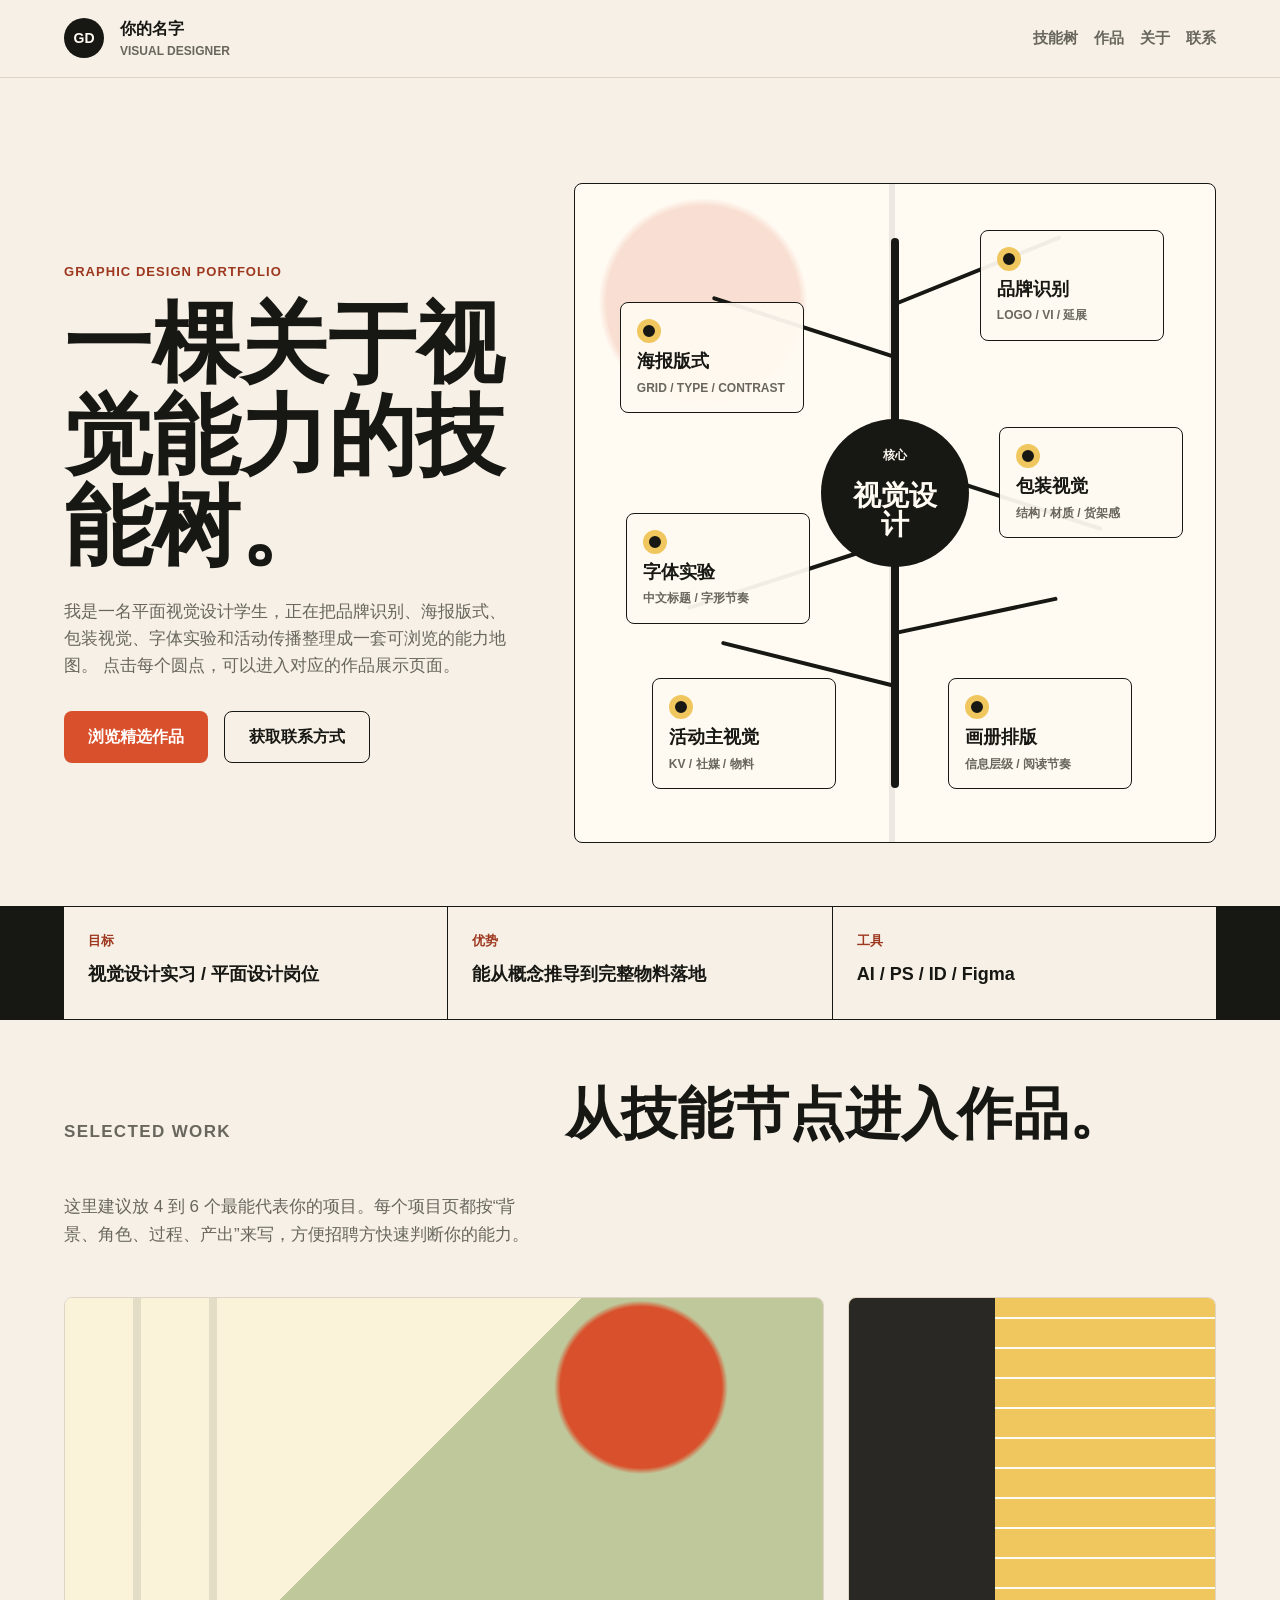
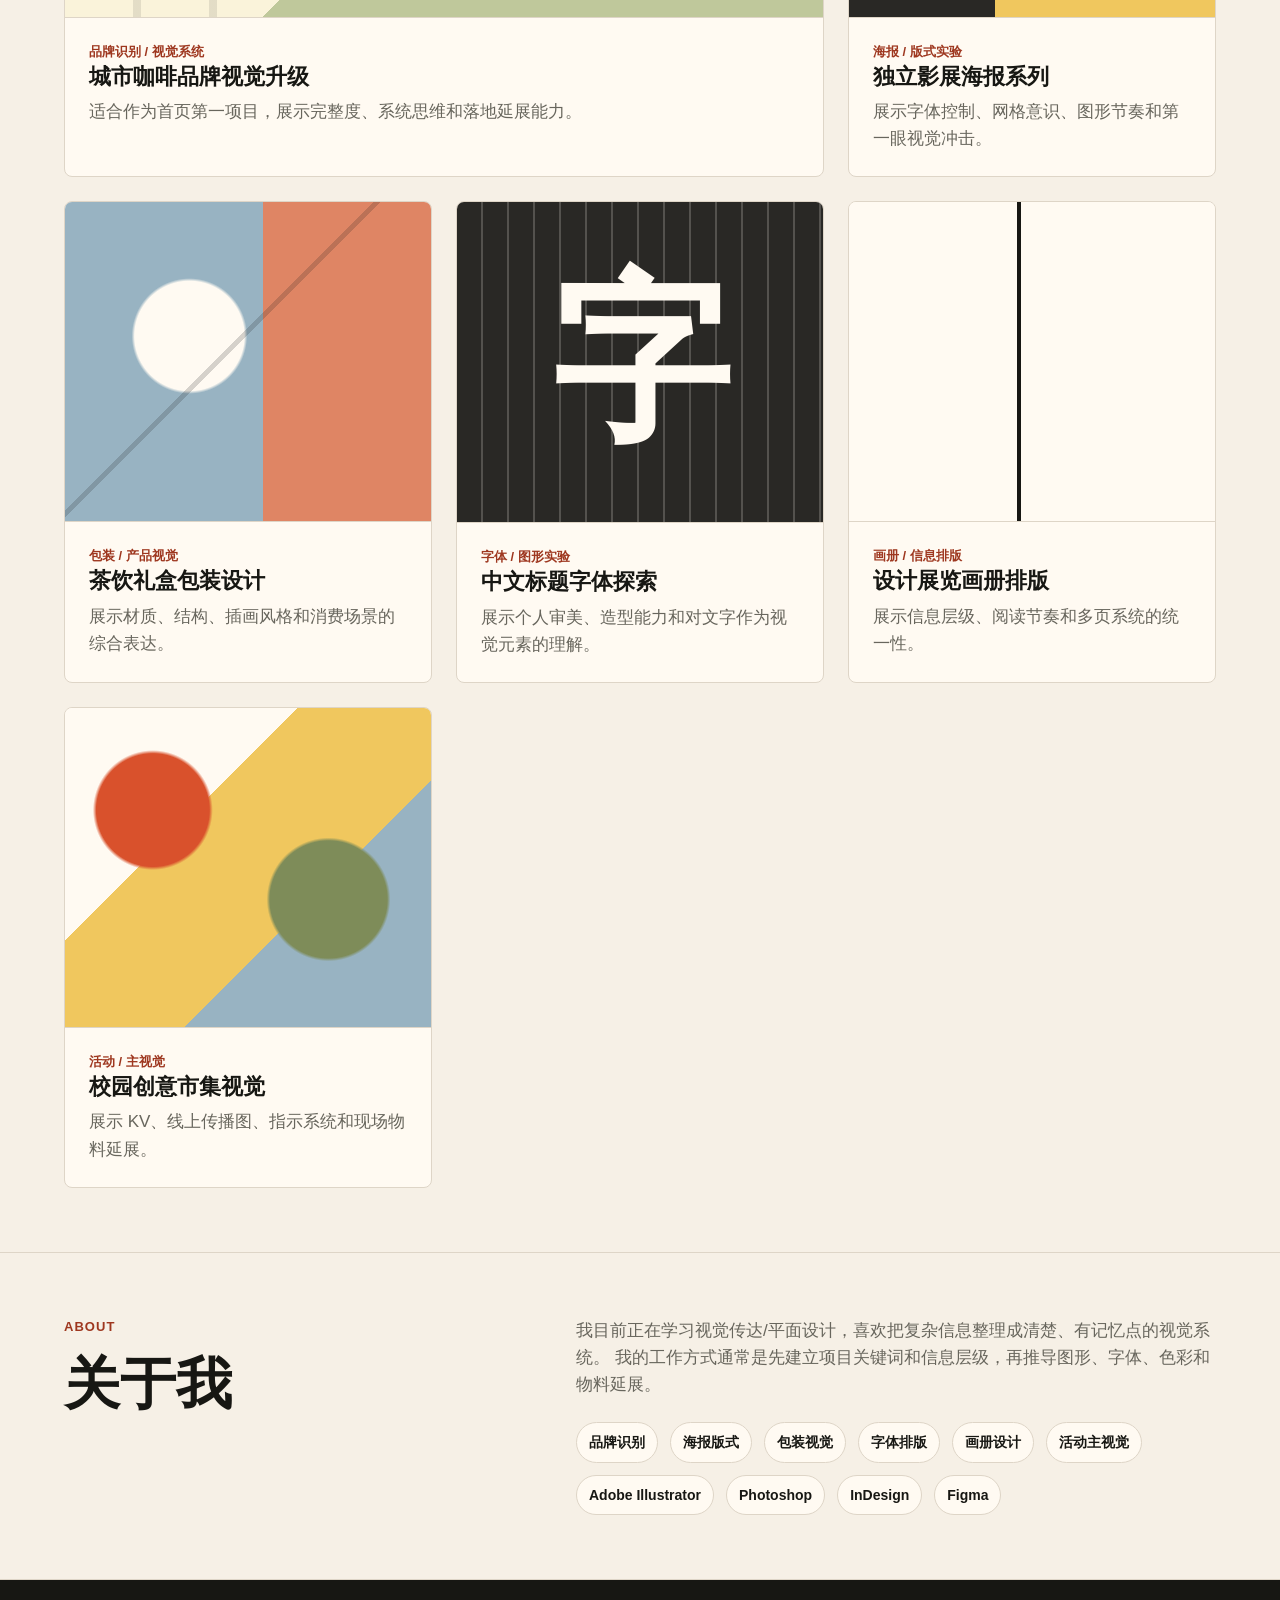
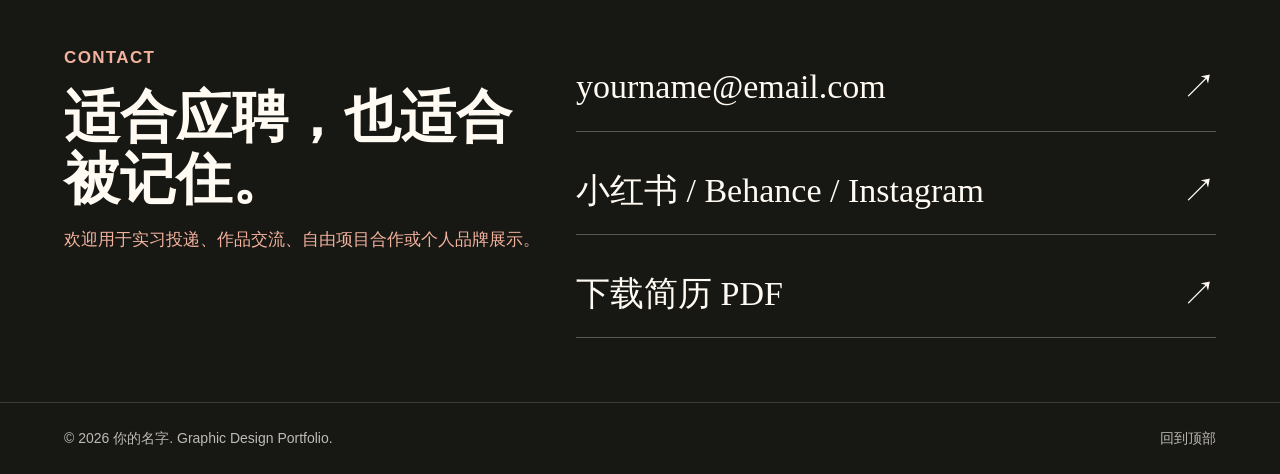
<file: index.html>
<!doctype html>
<html lang="zh-CN">
  <head>
    <meta charset="UTF-8" />
    <meta name="viewport" content="width=device-width, initial-scale=1.0" />
    <title>你的名字 | 平面视觉设计作品集</title>
    <meta
      name="description"
      content="平面视觉设计学生作品集，围绕品牌识别、海报版式、包装视觉、字体实验和活动主视觉构建技能树式作品导航。"
    />
    <link rel="stylesheet" href="./styles.css" />
  </head>
  <body>
    <header class="site-header" aria-label="主导航">
      <a class="brand" href="#top" aria-label="回到首页">
        <span class="brand-mark">GD</span>
        <span>
          <strong>你的名字</strong>
          <small>Visual Designer</small>
        </span>
      </a>
      <nav class="nav-links" aria-label="页面章节">
        <a href="#skill-tree">技能树</a>
        <a href="#work">作品</a>
        <a href="#about">关于</a>
        <a href="#contact">联系</a>
      </nav>
    </header>

    <main id="top">
      <section class="hero" id="skill-tree">
        <div class="hero-copy">
          <p class="eyebrow">Graphic Design Portfolio</p>
          <h1>一棵关于视觉能力的技能树。</h1>
          <p class="hero-text">
            我是一名平面视觉设计学生，正在把品牌识别、海报版式、包装视觉、字体实验和活动传播整理成一套可浏览的能力地图。
            点击每个圆点，可以进入对应的作品展示页面。
          </p>
          <div class="hero-actions">
            <a class="button primary" href="#work">浏览精选作品</a>
            <a class="button secondary" href="#contact">获取联系方式</a>
          </div>
        </div>

        <div class="tree-panel" aria-label="作品技能树导航">
          <div class="tree-trunk" aria-hidden="true"></div>
          <a class="tree-core" href="#work">
            <span>核心</span>
            <strong>视觉设计</strong>
          </a>

          <a class="tree-node node-brand" href="./projects/brand-system.html">
            <span class="node-dot"></span>
            <strong>品牌识别</strong>
            <small>Logo / VI / 延展</small>
          </a>
          <a class="tree-node node-poster" href="./projects/poster-series.html">
            <span class="node-dot"></span>
            <strong>海报版式</strong>
            <small>Grid / Type / Contrast</small>
          </a>
          <a class="tree-node node-package" href="./projects/packaging.html">
            <span class="node-dot"></span>
            <strong>包装视觉</strong>
            <small>结构 / 材质 / 货架感</small>
          </a>
          <a class="tree-node node-type" href="./projects/typography.html">
            <span class="node-dot"></span>
            <strong>字体实验</strong>
            <small>中文标题 / 字形节奏</small>
          </a>
          <a class="tree-node node-editorial" href="./projects/editorial-layout.html">
            <span class="node-dot"></span>
            <strong>画册排版</strong>
            <small>信息层级 / 阅读节奏</small>
          </a>
          <a class="tree-node node-campaign" href="./projects/campaign-visual.html">
            <span class="node-dot"></span>
            <strong>活动主视觉</strong>
            <small>KV / 社媒 / 物料</small>
          </a>

          <div class="branch branch-1" aria-hidden="true"></div>
          <div class="branch branch-2" aria-hidden="true"></div>
          <div class="branch branch-3" aria-hidden="true"></div>
          <div class="branch branch-4" aria-hidden="true"></div>
          <div class="branch branch-5" aria-hidden="true"></div>
          <div class="branch branch-6" aria-hidden="true"></div>
        </div>
      </section>

      <section class="section recruiter-strip" aria-label="应聘信息摘要">
        <article>
          <span>目标</span>
          <strong>视觉设计实习 / 平面设计岗位</strong>
        </article>
        <article>
          <span>优势</span>
          <strong>能从概念推导到完整物料落地</strong>
        </article>
        <article>
          <span>工具</span>
          <strong>AI / PS / ID / Figma</strong>
        </article>
      </section>

      <section class="section" id="work">
        <div class="section-heading">
          <p class="eyebrow">Selected Work</p>
          <h2>从技能节点进入作品。</h2>
          <p>
            这里建议放 4 到 6 个最能代表你的项目。每个项目页都按“背景、角色、过程、产出”来写，方便招聘方快速判断你的能力。
          </p>
        </div>

        <div class="work-grid">
          <a class="work-card feature-card" href="./projects/brand-system.html">
            <div class="work-visual visual-brand" role="img" aria-label="品牌识别项目视觉占位"></div>
            <div class="work-content">
              <p class="work-meta">品牌识别 / 视觉系统</p>
              <h3>城市咖啡品牌视觉升级</h3>
              <p>适合作为首页第一项目，展示完整度、系统思维和落地延展能力。</p>
            </div>
          </a>

          <a class="work-card" href="./projects/poster-series.html">
            <div class="work-visual visual-poster" role="img" aria-label="海报版式项目视觉占位"></div>
            <div class="work-content">
              <p class="work-meta">海报 / 版式实验</p>
              <h3>独立影展海报系列</h3>
              <p>展示字体控制、网格意识、图形节奏和第一眼视觉冲击。</p>
            </div>
          </a>

          <a class="work-card" href="./projects/packaging.html">
            <div class="work-visual visual-package" role="img" aria-label="包装视觉项目视觉占位"></div>
            <div class="work-content">
              <p class="work-meta">包装 / 产品视觉</p>
              <h3>茶饮礼盒包装设计</h3>
              <p>展示材质、结构、插画风格和消费场景的综合表达。</p>
            </div>
          </a>

          <a class="work-card" href="./projects/typography.html">
            <div class="work-visual visual-type" role="img" aria-label="字体实验项目视觉占位"></div>
            <div class="work-content">
              <p class="work-meta">字体 / 图形实验</p>
              <h3>中文标题字体探索</h3>
              <p>展示个人审美、造型能力和对文字作为视觉元素的理解。</p>
            </div>
          </a>

          <a class="work-card" href="./projects/editorial-layout.html">
            <div class="work-visual visual-editorial" role="img" aria-label="画册排版项目视觉占位"></div>
            <div class="work-content">
              <p class="work-meta">画册 / 信息排版</p>
              <h3>设计展览画册排版</h3>
              <p>展示信息层级、阅读节奏和多页系统的统一性。</p>
            </div>
          </a>

          <a class="work-card" href="./projects/campaign-visual.html">
            <div class="work-visual visual-campaign" role="img" aria-label="活动主视觉项目视觉占位"></div>
            <div class="work-content">
              <p class="work-meta">活动 / 主视觉</p>
              <h3>校园创意市集视觉</h3>
              <p>展示 KV、线上传播图、指示系统和现场物料延展。</p>
            </div>
          </a>
        </div>
      </section>

      <section class="section about-section" id="about">
        <div>
          <p class="eyebrow">About</p>
          <h2>关于我</h2>
        </div>
        <div class="about-copy">
          <p>
            我目前正在学习视觉传达/平面设计，喜欢把复杂信息整理成清楚、有记忆点的视觉系统。
            我的工作方式通常是先建立项目关键词和信息层级，再推导图形、字体、色彩和物料延展。
          </p>
          <div class="skill-list" aria-label="设计能力">
            <span>品牌识别</span>
            <span>海报版式</span>
            <span>包装视觉</span>
            <span>字体排版</span>
            <span>画册设计</span>
            <span>活动主视觉</span>
            <span>Adobe Illustrator</span>
            <span>Photoshop</span>
            <span>InDesign</span>
            <span>Figma</span>
          </div>
        </div>
      </section>

      <section class="section contact-section" id="contact">
        <div>
          <p class="eyebrow">Contact</p>
          <h2>适合应聘，也适合被记住。</h2>
          <p>欢迎用于实习投递、作品交流、自由项目合作或个人品牌展示。</p>
        </div>
        <div class="contact-links">
          <a href="mailto:yourname@email.com">yourname@email.com</a>
          <a href="#" aria-label="社交平台主页链接">小红书 / Behance / Instagram</a>
          <a href="#" aria-label="简历下载链接">下载简历 PDF</a>
        </div>
      </section>
    </main>

    <footer class="footer">
      <p>© 2026 你的名字. Graphic Design Portfolio.</p>
      <a href="#top">回到顶部</a>
    </footer>
  </body>
</html>
</file>
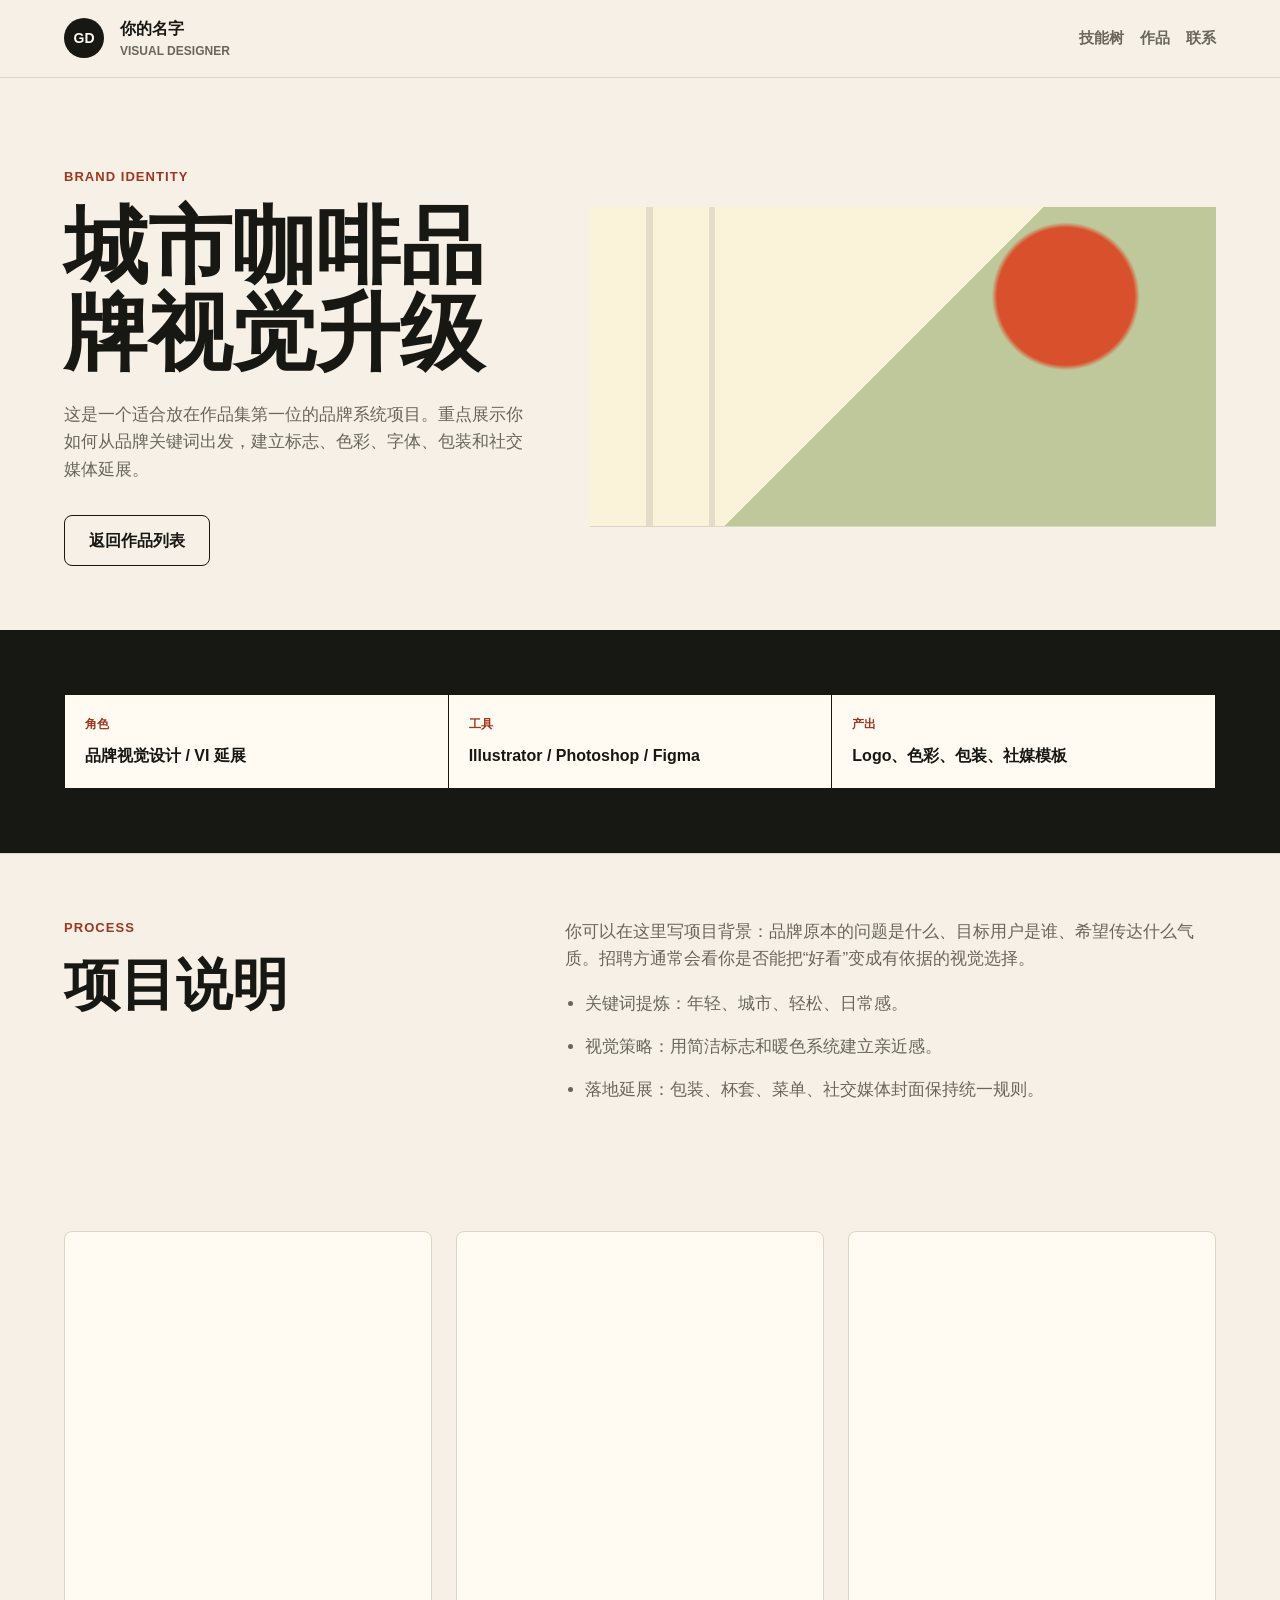
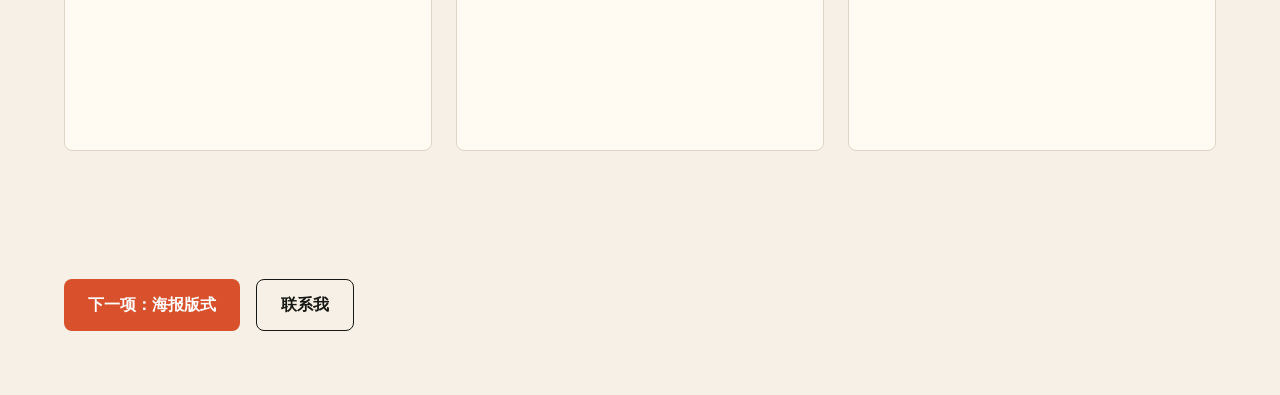
<file: projects/brand-system.html>
<!doctype html>
<html lang="zh-CN">
  <head>
    <meta charset="UTF-8" />
    <meta name="viewport" content="width=device-width, initial-scale=1.0" />
    <title>品牌识别项目 | 你的名字</title>
    <link rel="stylesheet" href="../styles.css" />
  </head>
  <body>
    <header class="site-header">
      <a class="brand" href="../index.html#top">
        <span class="brand-mark">GD</span>
        <span><strong>你的名字</strong><small>Visual Designer</small></span>
      </a>
      <nav class="nav-links">
        <a href="../index.html#skill-tree">技能树</a>
        <a href="../index.html#work">作品</a>
        <a href="../index.html#contact">联系</a>
      </nav>
    </header>

    <main>
      <section class="project-hero">
        <div>
          <p class="eyebrow">Brand Identity</p>
          <h1 class="project-title">城市咖啡品牌视觉升级</h1>
          <p class="project-intro">
            这是一个适合放在作品集第一位的品牌系统项目。重点展示你如何从品牌关键词出发，建立标志、色彩、字体、包装和社交媒体延展。
          </p>
          <a class="button secondary" href="../index.html#work">返回作品列表</a>
        </div>
        <div class="work-visual visual-brand" role="img" aria-label="品牌识别项目主视觉占位"></div>
      </section>

      <section class="section project-meta">
        <article><span>角色</span><strong>品牌视觉设计 / VI 延展</strong></article>
        <article><span>工具</span><strong>Illustrator / Photoshop / Figma</strong></article>
        <article><span>产出</span><strong>Logo、色彩、包装、社媒模板</strong></article>
      </section>

      <section class="section project-stage">
        <div>
          <p class="eyebrow">Process</p>
          <h2>项目说明</h2>
        </div>
        <div class="project-copy">
          <p>
            你可以在这里写项目背景：品牌原本的问题是什么、目标用户是谁、希望传达什么气质。招聘方通常会看你是否能把“好看”变成有依据的视觉选择。
          </p>
          <ul class="project-list">
            <li>关键词提炼：年轻、城市、轻松、日常感。</li>
            <li>视觉策略：用简洁标志和暖色系统建立亲近感。</li>
            <li>落地延展：包装、杯套、菜单、社交媒体封面保持统一规则。</li>
          </ul>
        </div>
      </section>

      <section class="section mockup-grid">
        <div class="mockup tall visual-brand"></div>
        <div class="mockup visual-package"></div>
        <div class="mockup visual-editorial"></div>
      </section>

      <section class="section next-projects">
        <a class="button primary" href="./poster-series.html">下一项：海报版式</a>
        <a class="button secondary" href="../index.html#contact">联系我</a>
      </section>
    </main>
  </body>
</html>
</file>
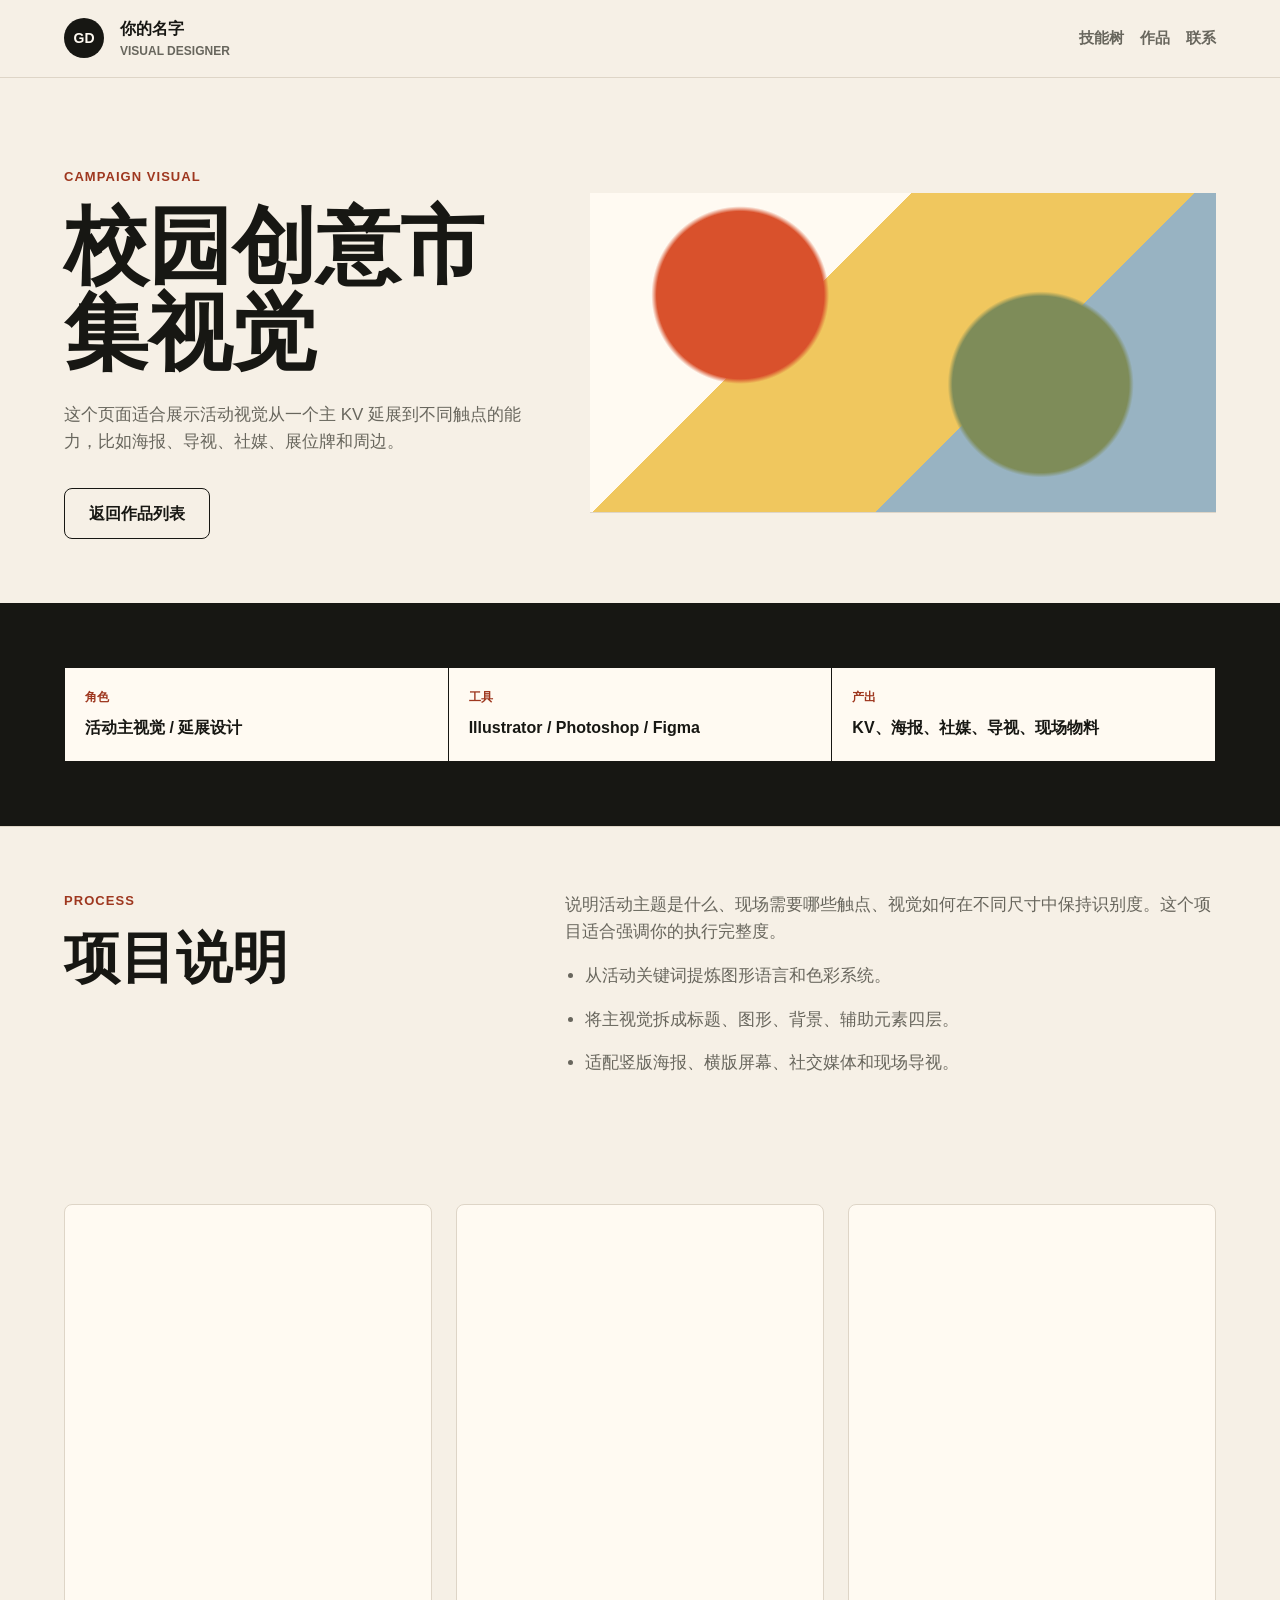
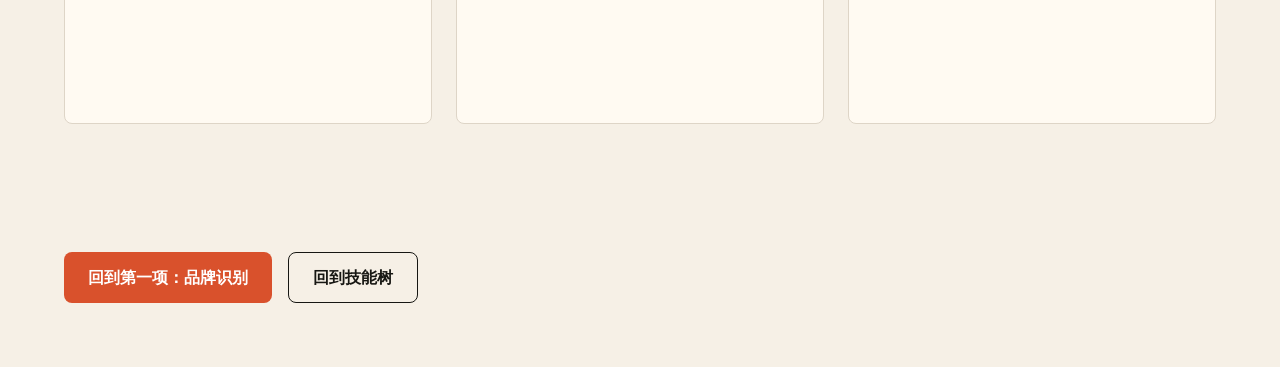
<file: projects/campaign-visual.html>
<!doctype html>
<html lang="zh-CN">
  <head>
    <meta charset="UTF-8" />
    <meta name="viewport" content="width=device-width, initial-scale=1.0" />
    <title>活动主视觉项目 | 你的名字</title>
    <link rel="stylesheet" href="../styles.css" />
  </head>
  <body>
    <header class="site-header">
      <a class="brand" href="../index.html#top">
        <span class="brand-mark">GD</span>
        <span><strong>你的名字</strong><small>Visual Designer</small></span>
      </a>
      <nav class="nav-links">
        <a href="../index.html#skill-tree">技能树</a>
        <a href="../index.html#work">作品</a>
        <a href="../index.html#contact">联系</a>
      </nav>
    </header>

    <main>
      <section class="project-hero">
        <div>
          <p class="eyebrow">Campaign Visual</p>
          <h1 class="project-title">校园创意市集视觉</h1>
          <p class="project-intro">
            这个页面适合展示活动视觉从一个主 KV 延展到不同触点的能力，比如海报、导视、社媒、展位牌和周边。
          </p>
          <a class="button secondary" href="../index.html#work">返回作品列表</a>
        </div>
        <div class="work-visual visual-campaign" role="img" aria-label="活动主视觉项目主视觉占位"></div>
      </section>

      <section class="section project-meta">
        <article><span>角色</span><strong>活动主视觉 / 延展设计</strong></article>
        <article><span>工具</span><strong>Illustrator / Photoshop / Figma</strong></article>
        <article><span>产出</span><strong>KV、海报、社媒、导视、现场物料</strong></article>
      </section>

      <section class="section project-stage">
        <div>
          <p class="eyebrow">Process</p>
          <h2>项目说明</h2>
        </div>
        <div class="project-copy">
          <p>
            说明活动主题是什么、现场需要哪些触点、视觉如何在不同尺寸中保持识别度。这个项目适合强调你的执行完整度。
          </p>
          <ul class="project-list">
            <li>从活动关键词提炼图形语言和色彩系统。</li>
            <li>将主视觉拆成标题、图形、背景、辅助元素四层。</li>
            <li>适配竖版海报、横版屏幕、社交媒体和现场导视。</li>
          </ul>
        </div>
      </section>

      <section class="section mockup-grid">
        <div class="mockup tall visual-campaign"></div>
        <div class="mockup visual-poster"></div>
        <div class="mockup visual-package"></div>
      </section>

      <section class="section next-projects">
        <a class="button primary" href="./brand-system.html">回到第一项：品牌识别</a>
        <a class="button secondary" href="../index.html#skill-tree">回到技能树</a>
      </section>
    </main>
  </body>
</html>
</file>
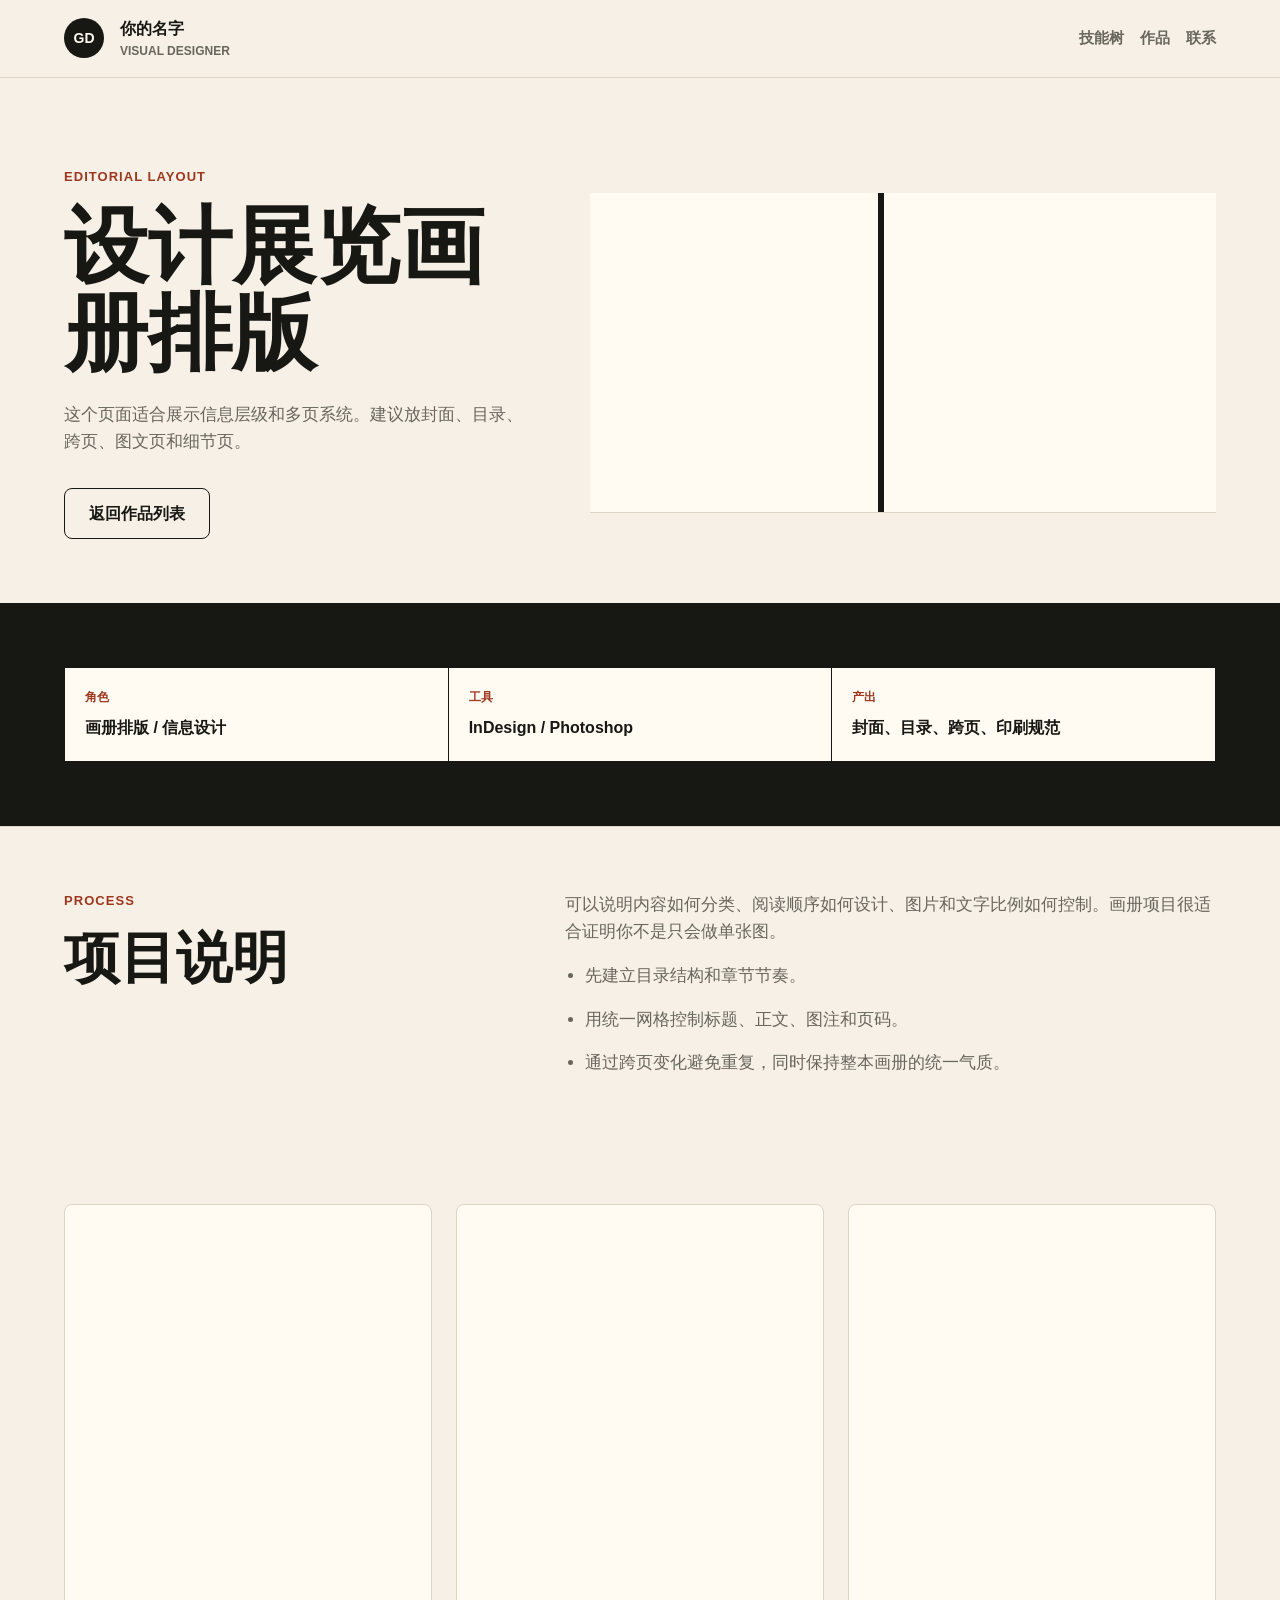
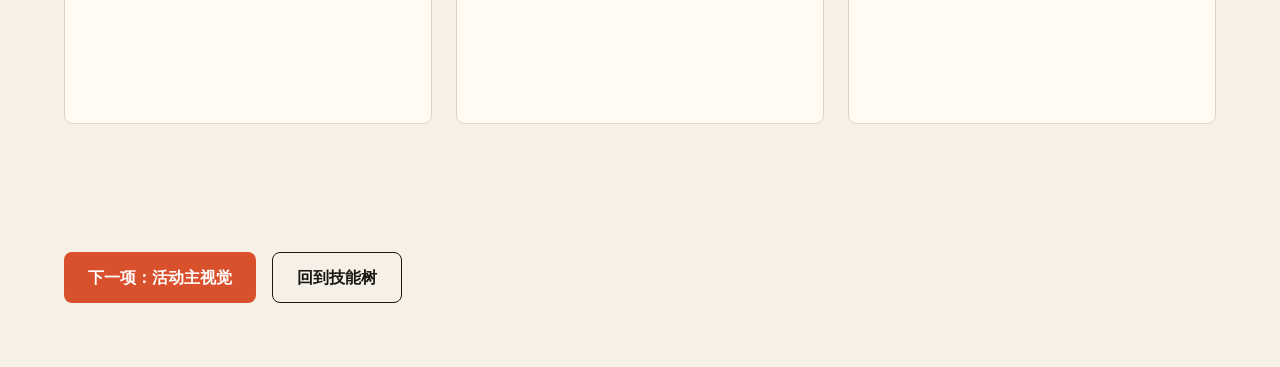
<file: projects/editorial-layout.html>
<!doctype html>
<html lang="zh-CN">
  <head>
    <meta charset="UTF-8" />
    <meta name="viewport" content="width=device-width, initial-scale=1.0" />
    <title>画册排版项目 | 你的名字</title>
    <link rel="stylesheet" href="../styles.css" />
  </head>
  <body>
    <header class="site-header">
      <a class="brand" href="../index.html#top">
        <span class="brand-mark">GD</span>
        <span><strong>你的名字</strong><small>Visual Designer</small></span>
      </a>
      <nav class="nav-links">
        <a href="../index.html#skill-tree">技能树</a>
        <a href="../index.html#work">作品</a>
        <a href="../index.html#contact">联系</a>
      </nav>
    </header>

    <main>
      <section class="project-hero">
        <div>
          <p class="eyebrow">Editorial Layout</p>
          <h1 class="project-title">设计展览画册排版</h1>
          <p class="project-intro">
            这个页面适合展示信息层级和多页系统。建议放封面、目录、跨页、图文页和细节页。
          </p>
          <a class="button secondary" href="../index.html#work">返回作品列表</a>
        </div>
        <div class="work-visual visual-editorial" role="img" aria-label="画册排版项目主视觉占位"></div>
      </section>

      <section class="section project-meta">
        <article><span>角色</span><strong>画册排版 / 信息设计</strong></article>
        <article><span>工具</span><strong>InDesign / Photoshop</strong></article>
        <article><span>产出</span><strong>封面、目录、跨页、印刷规范</strong></article>
      </section>

      <section class="section project-stage">
        <div>
          <p class="eyebrow">Process</p>
          <h2>项目说明</h2>
        </div>
        <div class="project-copy">
          <p>
            可以说明内容如何分类、阅读顺序如何设计、图片和文字比例如何控制。画册项目很适合证明你不是只会做单张图。
          </p>
          <ul class="project-list">
            <li>先建立目录结构和章节节奏。</li>
            <li>用统一网格控制标题、正文、图注和页码。</li>
            <li>通过跨页变化避免重复，同时保持整本画册的统一气质。</li>
          </ul>
        </div>
      </section>

      <section class="section mockup-grid">
        <div class="mockup visual-editorial"></div>
        <div class="mockup tall visual-brand"></div>
        <div class="mockup visual-type"></div>
      </section>

      <section class="section next-projects">
        <a class="button primary" href="./campaign-visual.html">下一项：活动主视觉</a>
        <a class="button secondary" href="../index.html#skill-tree">回到技能树</a>
      </section>
    </main>
  </body>
</html>
</file>
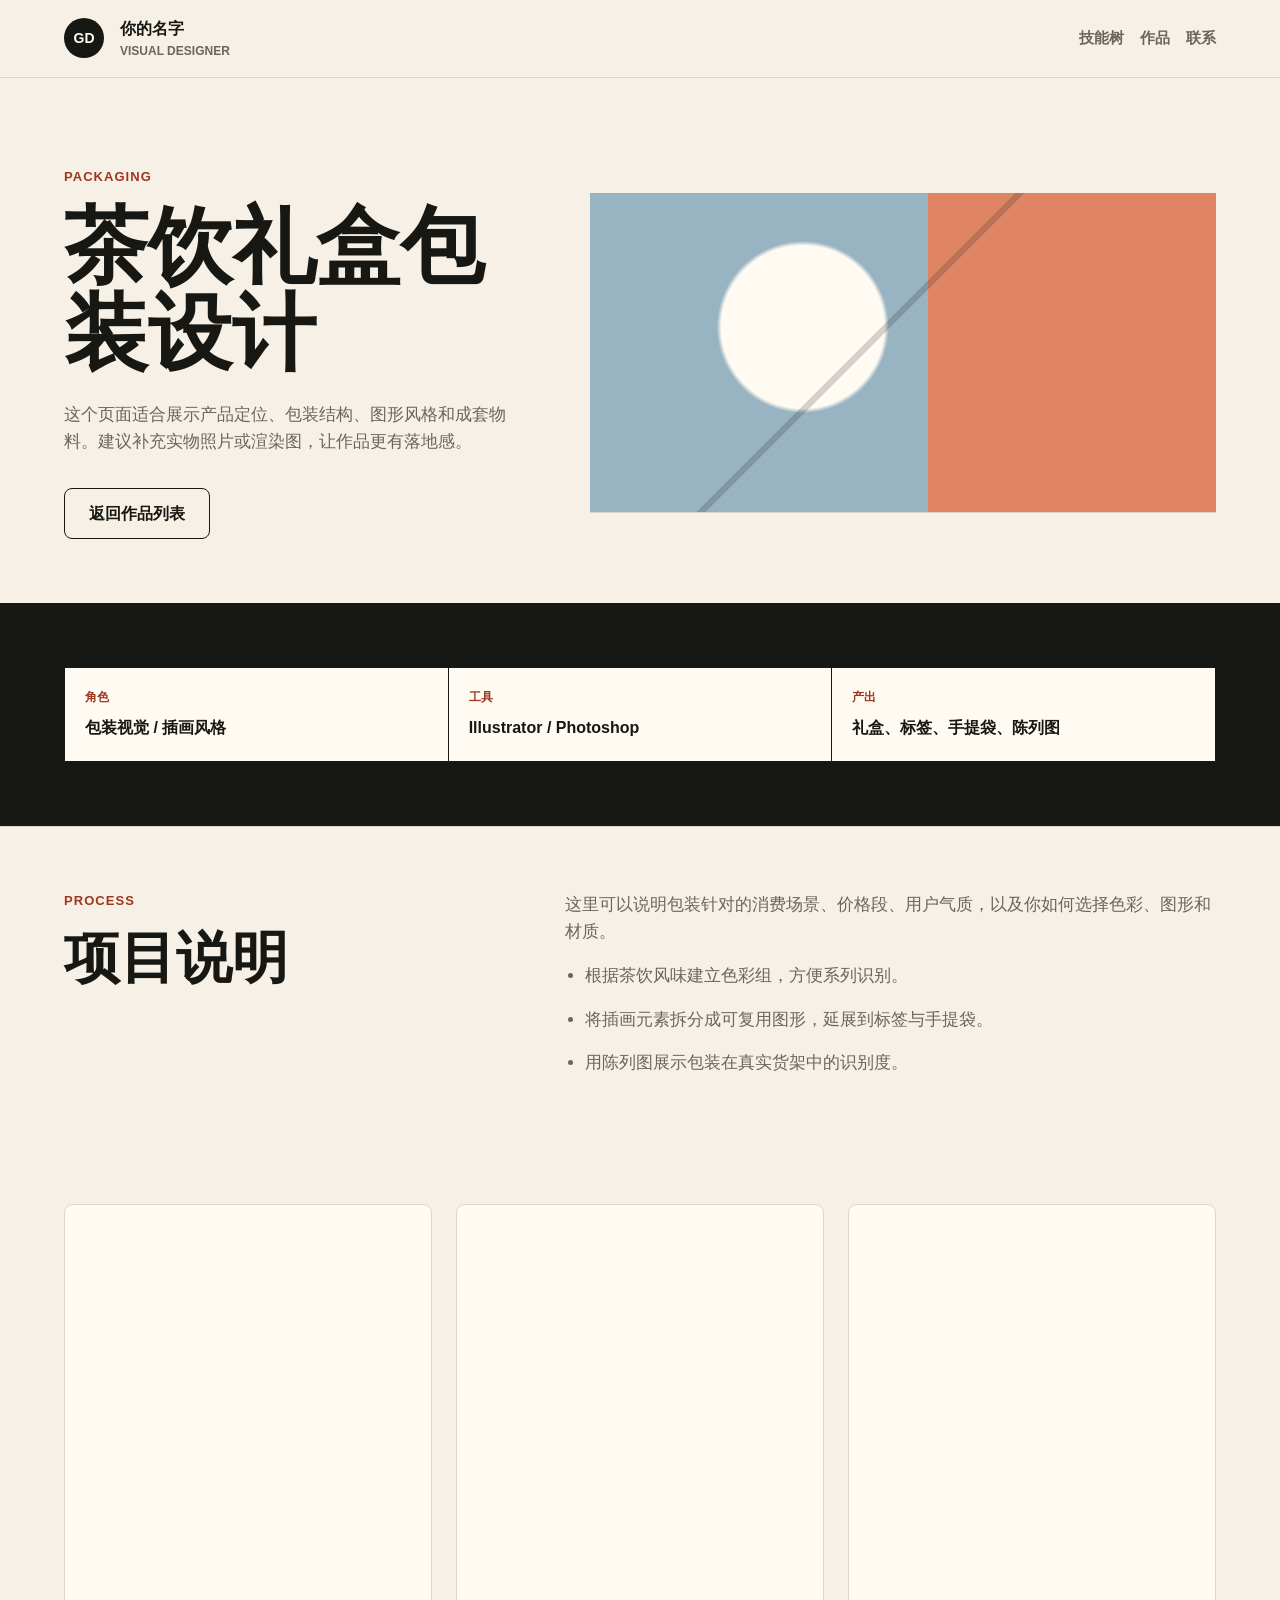
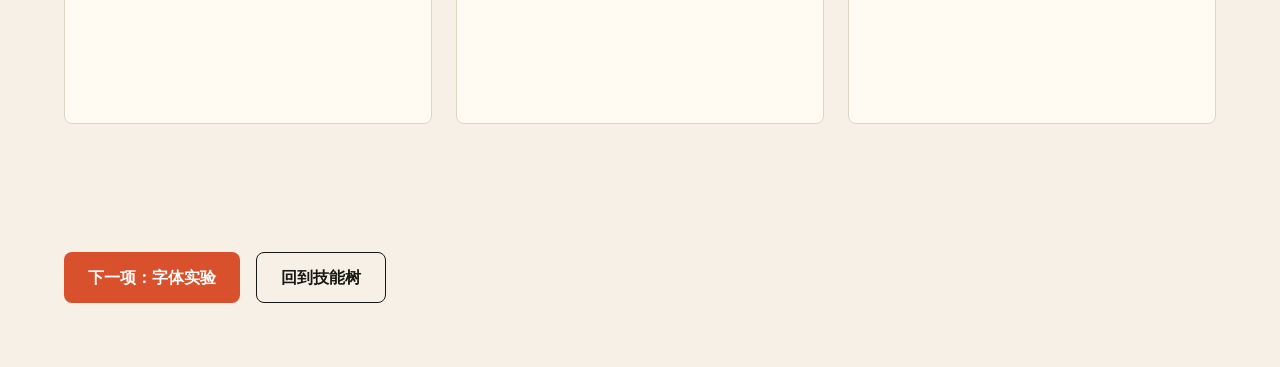
<file: projects/packaging.html>
<!doctype html>
<html lang="zh-CN">
  <head>
    <meta charset="UTF-8" />
    <meta name="viewport" content="width=device-width, initial-scale=1.0" />
    <title>包装视觉项目 | 你的名字</title>
    <link rel="stylesheet" href="../styles.css" />
  </head>
  <body>
    <header class="site-header">
      <a class="brand" href="../index.html#top">
        <span class="brand-mark">GD</span>
        <span><strong>你的名字</strong><small>Visual Designer</small></span>
      </a>
      <nav class="nav-links">
        <a href="../index.html#skill-tree">技能树</a>
        <a href="../index.html#work">作品</a>
        <a href="../index.html#contact">联系</a>
      </nav>
    </header>

    <main>
      <section class="project-hero">
        <div>
          <p class="eyebrow">Packaging</p>
          <h1 class="project-title">茶饮礼盒包装设计</h1>
          <p class="project-intro">
            这个页面适合展示产品定位、包装结构、图形风格和成套物料。建议补充实物照片或渲染图，让作品更有落地感。
          </p>
          <a class="button secondary" href="../index.html#work">返回作品列表</a>
        </div>
        <div class="work-visual visual-package" role="img" aria-label="包装视觉项目主视觉占位"></div>
      </section>

      <section class="section project-meta">
        <article><span>角色</span><strong>包装视觉 / 插画风格</strong></article>
        <article><span>工具</span><strong>Illustrator / Photoshop</strong></article>
        <article><span>产出</span><strong>礼盒、标签、手提袋、陈列图</strong></article>
      </section>

      <section class="section project-stage">
        <div>
          <p class="eyebrow">Process</p>
          <h2>项目说明</h2>
        </div>
        <div class="project-copy">
          <p>
            这里可以说明包装针对的消费场景、价格段、用户气质，以及你如何选择色彩、图形和材质。
          </p>
          <ul class="project-list">
            <li>根据茶饮风味建立色彩组，方便系列识别。</li>
            <li>将插画元素拆分成可复用图形，延展到标签与手提袋。</li>
            <li>用陈列图展示包装在真实货架中的识别度。</li>
          </ul>
        </div>
      </section>

      <section class="section mockup-grid">
        <div class="mockup visual-package"></div>
        <div class="mockup tall visual-brand"></div>
        <div class="mockup visual-campaign"></div>
      </section>

      <section class="section next-projects">
        <a class="button primary" href="./typography.html">下一项：字体实验</a>
        <a class="button secondary" href="../index.html#skill-tree">回到技能树</a>
      </section>
    </main>
  </body>
</html>
</file>
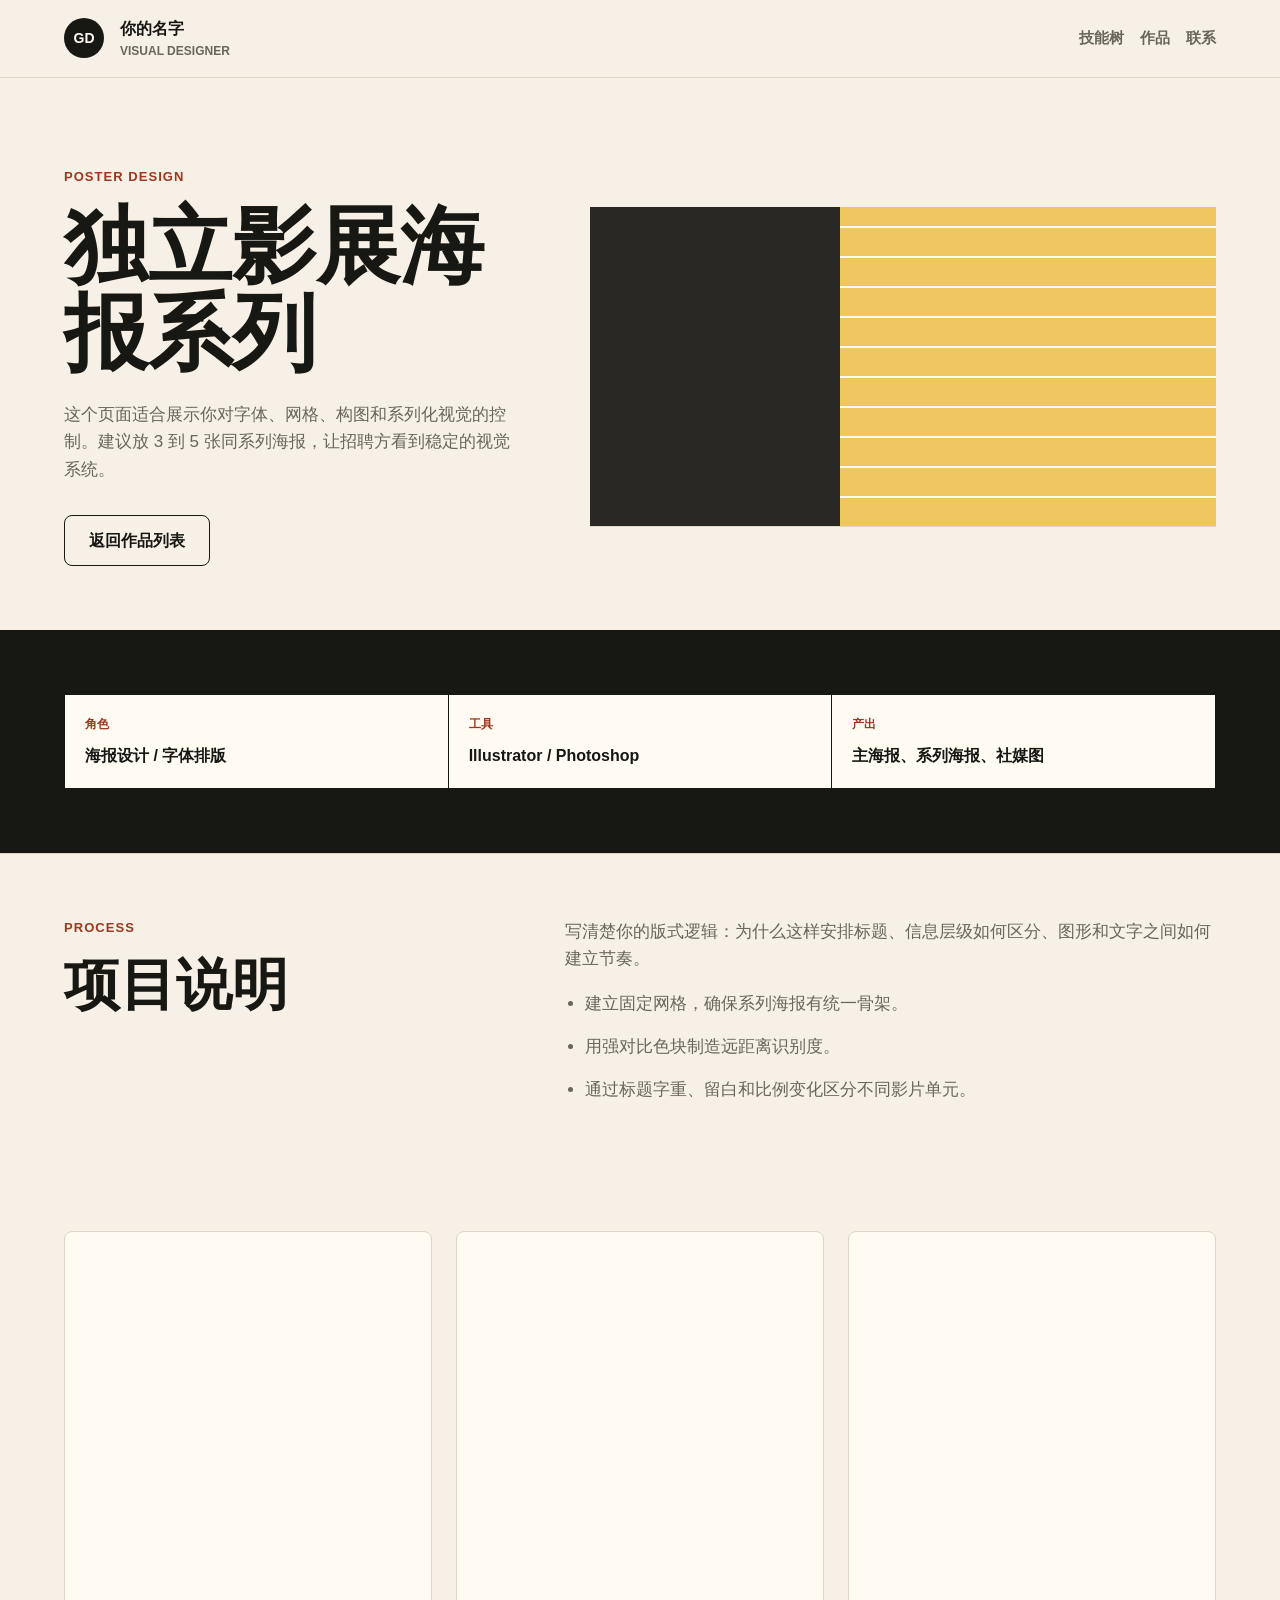
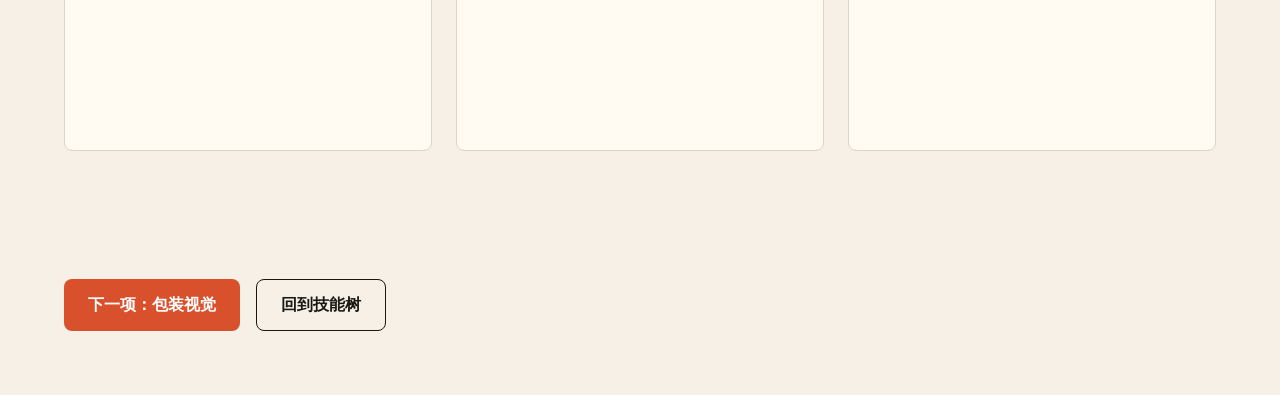
<file: projects/poster-series.html>
<!doctype html>
<html lang="zh-CN">
  <head>
    <meta charset="UTF-8" />
    <meta name="viewport" content="width=device-width, initial-scale=1.0" />
    <title>海报版式项目 | 你的名字</title>
    <link rel="stylesheet" href="../styles.css" />
  </head>
  <body>
    <header class="site-header">
      <a class="brand" href="../index.html#top">
        <span class="brand-mark">GD</span>
        <span><strong>你的名字</strong><small>Visual Designer</small></span>
      </a>
      <nav class="nav-links">
        <a href="../index.html#skill-tree">技能树</a>
        <a href="../index.html#work">作品</a>
        <a href="../index.html#contact">联系</a>
      </nav>
    </header>

    <main>
      <section class="project-hero">
        <div>
          <p class="eyebrow">Poster Design</p>
          <h1 class="project-title">独立影展海报系列</h1>
          <p class="project-intro">
            这个页面适合展示你对字体、网格、构图和系列化视觉的控制。建议放 3 到 5 张同系列海报，让招聘方看到稳定的视觉系统。
          </p>
          <a class="button secondary" href="../index.html#work">返回作品列表</a>
        </div>
        <div class="work-visual visual-poster" role="img" aria-label="海报版式项目主视觉占位"></div>
      </section>

      <section class="section project-meta">
        <article><span>角色</span><strong>海报设计 / 字体排版</strong></article>
        <article><span>工具</span><strong>Illustrator / Photoshop</strong></article>
        <article><span>产出</span><strong>主海报、系列海报、社媒图</strong></article>
      </section>

      <section class="section project-stage">
        <div>
          <p class="eyebrow">Process</p>
          <h2>项目说明</h2>
        </div>
        <div class="project-copy">
          <p>
            写清楚你的版式逻辑：为什么这样安排标题、信息层级如何区分、图形和文字之间如何建立节奏。
          </p>
          <ul class="project-list">
            <li>建立固定网格，确保系列海报有统一骨架。</li>
            <li>用强对比色块制造远距离识别度。</li>
            <li>通过标题字重、留白和比例变化区分不同影片单元。</li>
          </ul>
        </div>
      </section>

      <section class="section mockup-grid">
        <div class="mockup tall visual-poster"></div>
        <div class="mockup tall visual-type"></div>
        <div class="mockup tall visual-campaign"></div>
      </section>

      <section class="section next-projects">
        <a class="button primary" href="./packaging.html">下一项：包装视觉</a>
        <a class="button secondary" href="../index.html#skill-tree">回到技能树</a>
      </section>
    </main>
  </body>
</html>
</file>
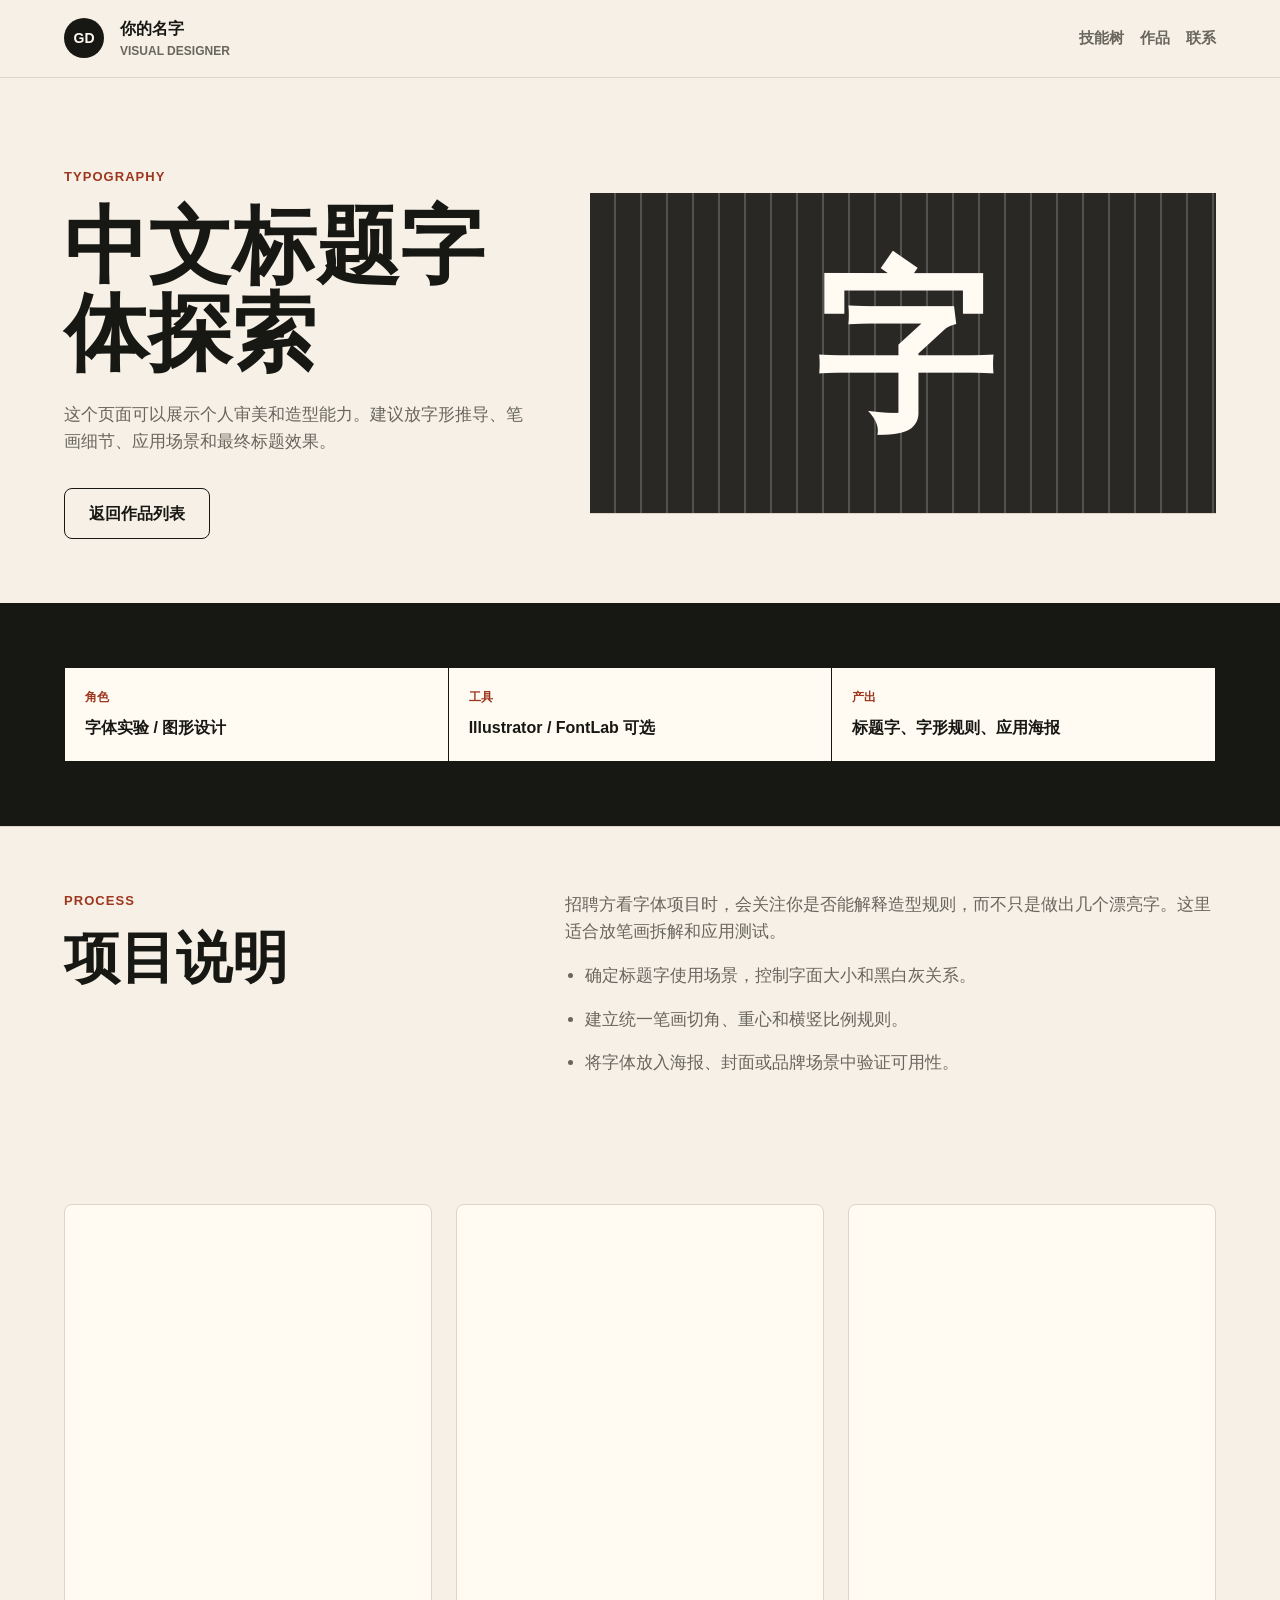
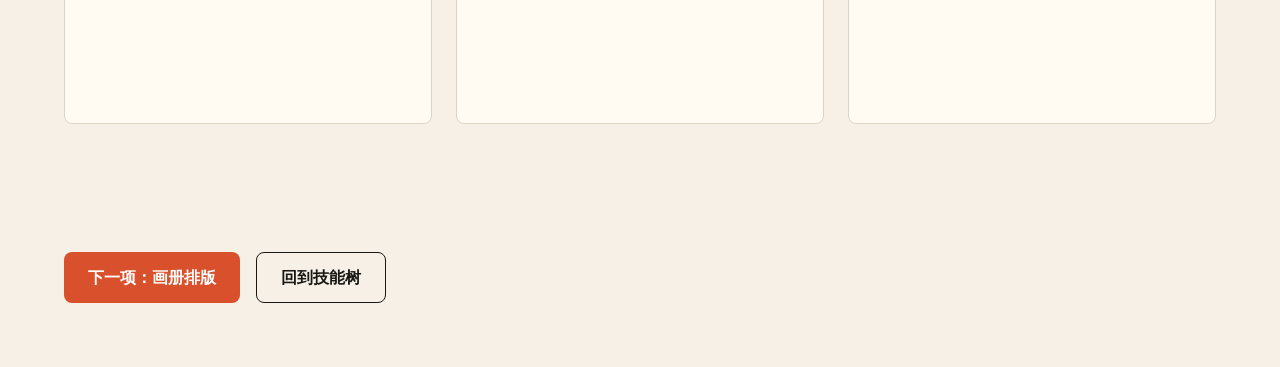
<file: projects/typography.html>
<!doctype html>
<html lang="zh-CN">
  <head>
    <meta charset="UTF-8" />
    <meta name="viewport" content="width=device-width, initial-scale=1.0" />
    <title>字体实验项目 | 你的名字</title>
    <link rel="stylesheet" href="../styles.css" />
  </head>
  <body>
    <header class="site-header">
      <a class="brand" href="../index.html#top">
        <span class="brand-mark">GD</span>
        <span><strong>你的名字</strong><small>Visual Designer</small></span>
      </a>
      <nav class="nav-links">
        <a href="../index.html#skill-tree">技能树</a>
        <a href="../index.html#work">作品</a>
        <a href="../index.html#contact">联系</a>
      </nav>
    </header>

    <main>
      <section class="project-hero">
        <div>
          <p class="eyebrow">Typography</p>
          <h1 class="project-title">中文标题字体探索</h1>
          <p class="project-intro">
            这个页面可以展示个人审美和造型能力。建议放字形推导、笔画细节、应用场景和最终标题效果。
          </p>
          <a class="button secondary" href="../index.html#work">返回作品列表</a>
        </div>
        <div class="work-visual visual-type" role="img" aria-label="字体实验项目主视觉占位"></div>
      </section>

      <section class="section project-meta">
        <article><span>角色</span><strong>字体实验 / 图形设计</strong></article>
        <article><span>工具</span><strong>Illustrator / FontLab 可选</strong></article>
        <article><span>产出</span><strong>标题字、字形规则、应用海报</strong></article>
      </section>

      <section class="section project-stage">
        <div>
          <p class="eyebrow">Process</p>
          <h2>项目说明</h2>
        </div>
        <div class="project-copy">
          <p>
            招聘方看字体项目时，会关注你是否能解释造型规则，而不只是做出几个漂亮字。这里适合放笔画拆解和应用测试。
          </p>
          <ul class="project-list">
            <li>确定标题字使用场景，控制字面大小和黑白灰关系。</li>
            <li>建立统一笔画切角、重心和横竖比例规则。</li>
            <li>将字体放入海报、封面或品牌场景中验证可用性。</li>
          </ul>
        </div>
      </section>

      <section class="section mockup-grid">
        <div class="mockup tall visual-type"></div>
        <div class="mockup visual-poster"></div>
        <div class="mockup visual-editorial"></div>
      </section>

      <section class="section next-projects">
        <a class="button primary" href="./editorial-layout.html">下一项：画册排版</a>
        <a class="button secondary" href="../index.html#skill-tree">回到技能树</a>
      </section>
    </main>
  </body>
</html>
</file>
<file: styles.css>
:root {
  --ink: #171713;
  --muted: #68665d;
  --paper: #f6f0e6;
  --surface: #fffaf2;
  --line: #ded5c7;
  --accent: #d9512c;
  --accent-dark: #9e371f;
  --moss: #7e8c59;
  --sky: #98b3c2;
  --gold: #f0c75e;
  --charcoal: #292825;
  --radius: 8px;
}

* {
  box-sizing: border-box;
}

html {
  scroll-behavior: smooth;
}

body {
  margin: 0;
  background: var(--paper);
  color: var(--ink);
  font-family:
    "Avenir Next", "Segoe UI", "Microsoft YaHei", "PingFang SC", sans-serif;
  line-height: 1.6;
}

a {
  color: inherit;
  text-decoration: none;
}

img {
  display: block;
  max-width: 100%;
}

.site-header {
  position: sticky;
  top: 0;
  z-index: 20;
  display: flex;
  align-items: center;
  justify-content: space-between;
  gap: 24px;
  min-height: 72px;
  padding: 16px clamp(20px, 5vw, 64px);
  background: rgba(246, 240, 230, 0.92);
  border-bottom: 1px solid var(--line);
  backdrop-filter: blur(12px);
}

.brand,
.nav-links {
  display: flex;
  align-items: center;
  gap: 16px;
}

.brand {
  font-weight: 800;
}

.brand small {
  display: block;
  color: var(--muted);
  font-size: 12px;
  font-weight: 800;
  text-transform: uppercase;
}

.brand-mark {
  display: grid;
  width: 40px;
  height: 40px;
  place-items: center;
  background: var(--ink);
  color: var(--surface);
  border-radius: 50%;
  font-size: 14px;
}

.nav-links a {
  min-height: 44px;
  display: grid;
  place-items: center;
  color: var(--muted);
  font-size: 15px;
  font-weight: 700;
}

.nav-links a:hover,
.nav-links a:focus-visible {
  color: var(--accent);
}

.hero {
  display: grid;
  grid-template-columns: minmax(0, 0.82fr) minmax(360px, 1.18fr);
  gap: clamp(32px, 5vw, 72px);
  align-items: center;
  min-height: calc(100vh - 72px);
  padding: clamp(48px, 7vw, 96px) clamp(20px, 5vw, 64px) 48px;
}

.eyebrow {
  margin: 0 0 16px;
  color: var(--accent-dark);
  font-size: 13px;
  font-weight: 900;
  letter-spacing: 0.08em;
  text-transform: uppercase;
}

h1,
h2,
h3,
p {
  margin-top: 0;
}

h1,
h2,
.tree-core strong,
.contact-links a,
.project-title {
  font-family: Georgia, "Times New Roman", serif;
}

h1 {
  max-width: 760px;
  margin-bottom: 24px;
  font-size: clamp(44px, 7vw, 88px);
  line-height: 1.04;
  letter-spacing: 0;
}

h2 {
  margin-bottom: 16px;
  font-size: clamp(34px, 5vw, 56px);
  line-height: 1.1;
  letter-spacing: 0;
}

h3 {
  margin-bottom: 8px;
  font-size: 22px;
  line-height: 1.25;
}

.hero-text,
.section-heading p,
.about-copy p,
.contact-section p,
.work-content p,
.project-intro,
.project-copy p,
.project-list li {
  color: var(--muted);
  font-size: 17px;
}

.hero-text {
  max-width: 620px;
  margin-bottom: 32px;
}

.hero-actions {
  display: flex;
  flex-wrap: wrap;
  gap: 16px;
}

.button {
  min-height: 48px;
  display: inline-flex;
  align-items: center;
  justify-content: center;
  padding: 12px 24px;
  border-radius: var(--radius);
  font-weight: 900;
  transition:
    transform 180ms ease,
    background-color 180ms ease,
    color 180ms ease;
}

.button:hover,
.button:focus-visible {
  transform: translateY(-2px);
}

.primary {
  background: var(--accent);
  color: white;
}

.primary:hover,
.primary:focus-visible {
  background: var(--accent-dark);
}

.secondary {
  border: 1px solid var(--ink);
  color: var(--ink);
}

.secondary:hover,
.secondary:focus-visible {
  background: var(--ink);
  color: var(--surface);
}

.tree-panel {
  position: relative;
  min-height: 660px;
  overflow: hidden;
  background:
    linear-gradient(90deg, transparent 0 49%, rgba(23, 23, 19, 0.08) 49% 50%, transparent 50%),
    radial-gradient(circle at 20% 18%, rgba(217, 81, 44, 0.16) 0 13%, transparent 14%),
    var(--surface);
  border: 1px solid var(--ink);
  border-radius: var(--radius);
}

.tree-trunk {
  position: absolute;
  left: 50%;
  top: 54px;
  bottom: 54px;
  width: 8px;
  transform: translateX(-50%);
  background: var(--ink);
  border-radius: 999px;
}

.branch {
  position: absolute;
  height: 4px;
  background: var(--ink);
  transform-origin: left center;
  border-radius: 999px;
}

.branch-1 {
  left: 50%;
  top: 18%;
  width: 28%;
  transform: rotate(-22deg);
}

.branch-2 {
  right: 50%;
  top: 26%;
  width: 30%;
  transform: rotate(18deg);
  transform-origin: right center;
}

.branch-3 {
  left: 50%;
  top: 42%;
  width: 34%;
  transform: rotate(18deg);
}

.branch-4 {
  right: 50%;
  top: 54%;
  width: 34%;
  transform: rotate(-18deg);
  transform-origin: right center;
}

.branch-5 {
  left: 50%;
  top: 68%;
  width: 26%;
  transform: rotate(-12deg);
}

.branch-6 {
  right: 50%;
  top: 76%;
  width: 28%;
  transform: rotate(14deg);
  transform-origin: right center;
}

.tree-core {
  position: absolute;
  left: 50%;
  top: 47%;
  z-index: 3;
  display: grid;
  width: 148px;
  min-height: 148px;
  place-items: center;
  padding: 20px;
  transform: translate(-50%, -50%);
  background: var(--ink);
  color: var(--surface);
  border-radius: 50%;
  text-align: center;
}

.tree-core span,
.tree-node small {
  font-size: 12px;
  font-weight: 900;
  text-transform: uppercase;
}

.tree-core strong {
  font-size: 28px;
  line-height: 1.05;
}

.tree-node {
  position: absolute;
  z-index: 4;
  display: grid;
  gap: 4px;
  width: 184px;
  min-height: 104px;
  padding: 16px;
  background: rgba(255, 250, 242, 0.94);
  border: 1px solid var(--ink);
  border-radius: var(--radius);
  transition:
    transform 180ms ease,
    background-color 180ms ease,
    color 180ms ease;
}

.tree-node:hover,
.tree-node:focus-visible {
  transform: translateY(-4px);
  background: var(--accent);
  color: white;
}

.tree-node:hover small,
.tree-node:focus-visible small {
  color: rgba(255, 255, 255, 0.78);
}

.tree-node strong {
  font-size: 18px;
}

.tree-node small {
  color: var(--muted);
  line-height: 1.35;
}

.node-dot {
  width: 24px;
  height: 24px;
  background: currentColor;
  border: 6px solid var(--gold);
  border-radius: 50%;
}

.node-brand {
  right: 8%;
  top: 7%;
}

.node-poster {
  left: 7%;
  top: 18%;
}

.node-package {
  right: 5%;
  top: 37%;
}

.node-type {
  left: 8%;
  top: 50%;
}

.node-editorial {
  right: 13%;
  bottom: 8%;
}

.node-campaign {
  left: 12%;
  bottom: 8%;
}

.section {
  padding: 64px clamp(20px, 5vw, 64px);
}

.recruiter-strip {
  display: grid;
  grid-template-columns: repeat(3, 1fr);
  gap: 1px;
  padding-top: 0;
  padding-bottom: 0;
  background: var(--ink);
  border-top: 1px solid var(--ink);
  border-bottom: 1px solid var(--ink);
}

.recruiter-strip article {
  min-height: 112px;
  padding: 24px;
  background: var(--paper);
}

.recruiter-strip span {
  display: block;
  margin-bottom: 8px;
  color: var(--accent-dark);
  font-size: 13px;
  font-weight: 900;
}

.recruiter-strip strong {
  font-size: 18px;
}

.section-heading {
  display: grid;
  grid-template-columns: minmax(220px, 0.72fr) minmax(280px, 1fr);
  gap: 32px;
  align-items: end;
  margin-bottom: 32px;
}

.section-heading p:last-child {
  max-width: 660px;
}

.work-grid {
  display: grid;
  grid-template-columns: repeat(3, minmax(0, 1fr));
  gap: 24px;
}

.work-card {
  display: block;
  background: var(--surface);
  border: 1px solid var(--line);
  border-radius: var(--radius);
  overflow: hidden;
  transition:
    transform 180ms ease,
    border-color 180ms ease;
}

.work-card:hover,
.work-card:focus-visible {
  transform: translateY(-4px);
  border-color: var(--ink);
}

.feature-card {
  grid-column: span 2;
}

.work-visual {
  min-height: 320px;
  border-bottom: 1px solid var(--line);
}

.work-content {
  padding: 24px;
}

.work-content p {
  margin-bottom: 0;
}

.work-meta {
  margin-bottom: 8px;
  color: var(--accent-dark) !important;
  font-size: 13px !important;
  font-weight: 900;
}

.visual-brand {
  background:
    linear-gradient(90deg, transparent 0 9%, rgba(24, 24, 24, 0.1) 9% 10%, transparent 10% 19%, rgba(24, 24, 24, 0.1) 19% 20%, transparent 20%),
    radial-gradient(circle at 76% 28%, var(--accent) 0 13%, transparent 14%),
    linear-gradient(135deg, #faf3da 0 48%, #bfc89b 48% 100%);
}

.visual-poster {
  background:
    linear-gradient(90deg, var(--charcoal) 0 40%, transparent 40%),
    repeating-linear-gradient(0deg, var(--gold) 0 18px, var(--gold) 18px 28px, #fffaf2 28px 30px);
}

.visual-package {
  background:
    linear-gradient(135deg, transparent 0 45%, rgba(24, 24, 24, 0.18) 45% 46%, transparent 46%),
    radial-gradient(circle at 34% 42%, #fffaf2 0 18%, transparent 19%),
    linear-gradient(90deg, var(--sky) 0 54%, #df8564 54% 100%);
}

.visual-type {
  background:
    repeating-linear-gradient(90deg, transparent 0 24px, rgba(255, 250, 242, 0.2) 24px 26px),
    var(--charcoal);
}

.visual-type::before {
  content: "字";
  display: grid;
  min-height: 320px;
  place-items: center;
  color: #fffaf2;
  font-family: Georgia, "Times New Roman", serif;
  font-size: clamp(96px, 14vw, 180px);
  font-weight: 900;
}

.visual-editorial {
  background:
    linear-gradient(90deg, var(--surface) 0 46%, var(--ink) 46% 47%, var(--surface) 47% 100%),
    repeating-linear-gradient(0deg, rgba(23, 23, 19, 0.18) 0 2px, transparent 2px 32px);
}

.visual-campaign {
  background:
    radial-gradient(circle at 24% 32%, var(--accent) 0 16%, transparent 17%),
    radial-gradient(circle at 72% 60%, var(--moss) 0 18%, transparent 19%),
    linear-gradient(135deg, #fffaf2 0 34%, var(--gold) 34% 64%, var(--sky) 64% 100%);
}

.about-section,
.contact-section {
  display: grid;
  grid-template-columns: minmax(220px, 0.75fr) minmax(280px, 1fr);
  gap: 32px;
  border-top: 1px solid var(--line);
}

.about-copy p {
  max-width: 760px;
  margin-bottom: 24px;
}

.skill-list {
  display: flex;
  flex-wrap: wrap;
  gap: 12px;
}

.skill-list span {
  padding: 8px 12px;
  border: 1px solid var(--line);
  border-radius: 999px;
  background: var(--surface);
  color: var(--ink);
  font-size: 14px;
  font-weight: 800;
}

.contact-section {
  background: var(--ink);
  color: var(--surface);
}

.contact-section .eyebrow,
.contact-section p {
  color: #f2b29e;
}

.contact-links {
  display: grid;
  gap: 16px;
  align-content: start;
}

.contact-links a {
  min-height: 56px;
  display: flex;
  align-items: center;
  justify-content: space-between;
  padding: 16px 0;
  border-bottom: 1px solid rgba(255, 250, 242, 0.28);
  font-size: clamp(20px, 3vw, 34px);
}

.contact-links a::after {
  content: "↗";
}

.contact-links a:hover,
.contact-links a:focus-visible {
  color: #f2b29e;
}

.footer {
  display: flex;
  justify-content: space-between;
  gap: 24px;
  padding: 24px clamp(20px, 5vw, 64px);
  background: var(--ink);
  color: rgba(255, 250, 242, 0.72);
  border-top: 1px solid rgba(255, 250, 242, 0.16);
  font-size: 14px;
}

.footer p {
  margin: 0;
}

.project-hero {
  display: grid;
  grid-template-columns: minmax(280px, 0.85fr) minmax(320px, 1.15fr);
  gap: clamp(32px, 5vw, 72px);
  align-items: center;
  padding: clamp(48px, 7vw, 96px) clamp(20px, 5vw, 64px) 64px;
}

.project-title {
  margin-bottom: 24px;
  font-size: clamp(44px, 7vw, 84px);
  line-height: 1.03;
}

.project-intro {
  max-width: 680px;
  margin-bottom: 32px;
}

.project-meta {
  display: grid;
  grid-template-columns: repeat(3, 1fr);
  gap: 1px;
  background: var(--ink);
  border: 1px solid var(--ink);
}

.project-meta article {
  padding: 20px;
  background: var(--surface);
}

.project-meta span {
  display: block;
  margin-bottom: 8px;
  color: var(--accent-dark);
  font-size: 12px;
  font-weight: 900;
  text-transform: uppercase;
}

.project-stage {
  display: grid;
  grid-template-columns: minmax(220px, 0.72fr) minmax(280px, 1fr);
  gap: 32px;
  border-top: 1px solid var(--line);
}

.project-list {
  display: grid;
  gap: 16px;
  padding-left: 20px;
  margin: 0;
}

.mockup-grid {
  display: grid;
  grid-template-columns: repeat(3, 1fr);
  gap: 24px;
}

.mockup {
  min-height: 360px;
  border: 1px solid var(--line);
  border-radius: var(--radius);
  background: var(--surface);
}

.mockup.tall {
  min-height: 520px;
}

.next-projects {
  display: flex;
  flex-wrap: wrap;
  gap: 16px;
}

@media (max-width: 980px) {
  .hero,
  .section-heading,
  .about-section,
  .contact-section,
  .project-hero,
  .project-stage {
    grid-template-columns: 1fr;
  }

  .hero {
    min-height: auto;
  }

  .tree-panel {
    min-height: 720px;
  }

  .work-grid,
  .mockup-grid {
    grid-template-columns: 1fr 1fr;
  }

  .feature-card {
    grid-column: span 2;
  }

  .recruiter-strip,
  .project-meta {
    grid-template-columns: 1fr;
  }
}

@media (max-width: 700px) {
  .site-header {
    align-items: flex-start;
    flex-direction: column;
  }

  .nav-links {
    width: 100%;
    justify-content: space-between;
    gap: 8px;
  }

  .nav-links a {
    font-size: 14px;
  }

  h1,
  .project-title {
    font-size: 42px;
  }

  .tree-panel {
    display: grid;
    gap: 12px;
    min-height: 0;
    padding: 20px;
  }

  .tree-trunk,
  .branch {
    display: none;
  }

  .tree-core,
  .tree-node {
    position: static;
    width: 100%;
    min-height: 0;
    transform: none;
    border-radius: var(--radius);
  }

  .tree-core {
    min-height: 112px;
  }

  .tree-node:hover,
  .tree-node:focus-visible {
    transform: none;
  }

  .work-grid,
  .mockup-grid {
    grid-template-columns: 1fr;
  }

  .feature-card {
    grid-column: auto;
  }

  .section {
    padding-top: 48px;
    padding-bottom: 48px;
  }

  .footer {
    flex-direction: column;
  }
}
</file>
